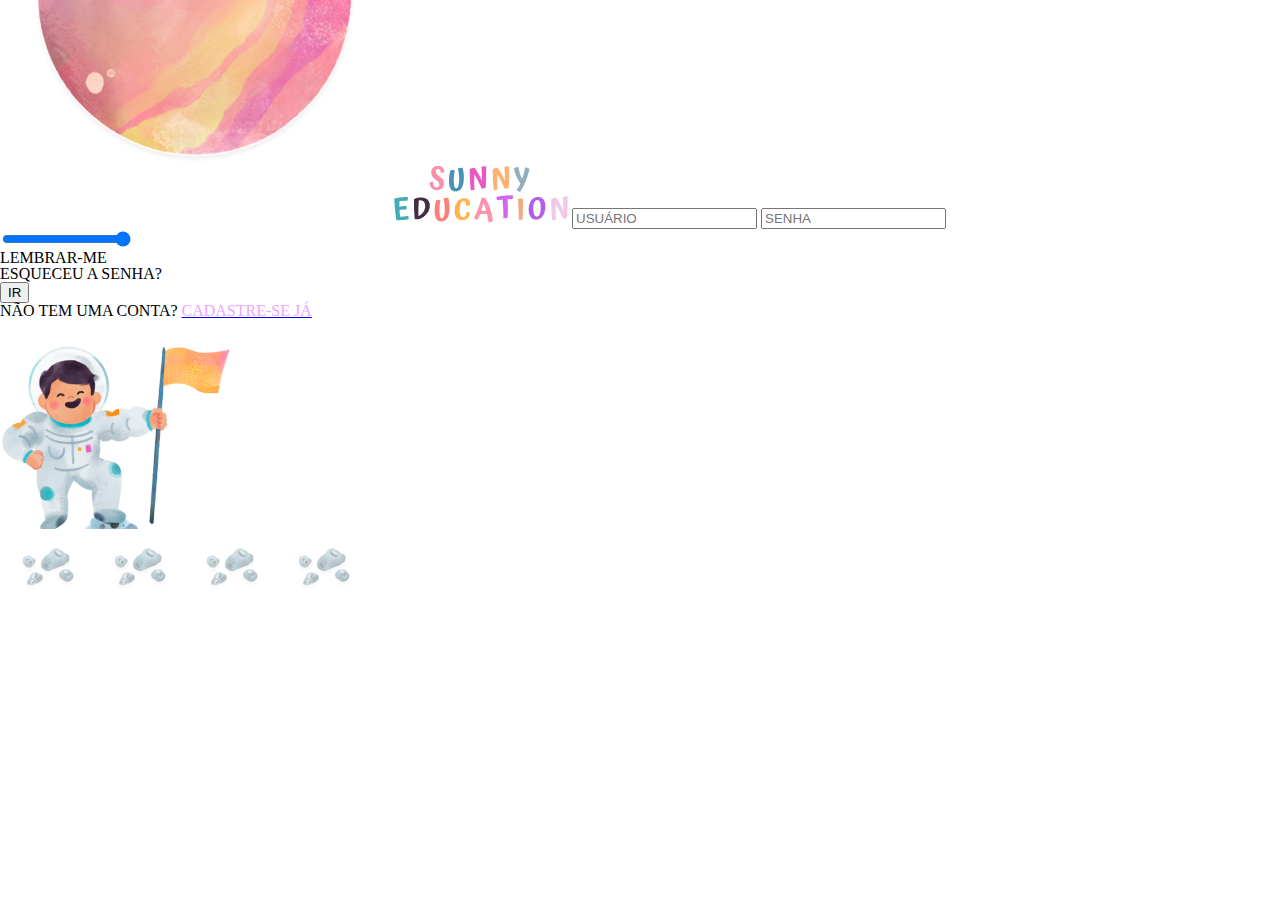
<file: index.html>
<!DOCTYPE html>
<html lang="pt-BR">
<head>
    <meta charset="UTF-8">
    <meta http-equiv="X-UA-Compatible" content="IE=edge">
    <meta name="viewport" content="width=device-width, initial-scale=1.0">
    <link rel="stylesheet" href="style.css">
    <link rel="stylesheet" href="reset.css">
    <link rel="shortcut icon" href="assets/12.png" type="image/x-icon">
    <title>Sunny Education</title>
</head>
<body>
    <style>
        @import url('https://fonts.googleapis.com/css2?family=Lato:wght@700&display=swap');
    </style>
    <img class="planeta" src="assets/12 2.png" alt="">
    <img class="logo" src="assets/sunny education.png" alt="">
    <input class="inputLogin" type="email" placeholder="USUÁRIO">
    <input class="inputLogin" type="password" placeholder="SENHA">
    <div class="configSenha">
        <input class="lembrar" type="range" name="" id="" min="0" max="1">
        <p>LEMBRAR-ME</p>
        <p><b>ESQUECEU A SENHA?</b></p>
    </div>
    <button class="entrar" type="submit">IR</button>
    <p class="linkCadastro">NÃO TEM UMA CONTA? <a href="./Criar conta/index.html"><font color="#eba4ff">CADASTRE-SE JÁ</font></a></p>
   <div class="icons">
    <img class="astronauta" src="assets/astronauta.png" alt="">
    <div class="rochas">
        <img src="assets/rochas.png" alt="">
        <img src="assets/rochas.png" alt="">
        <img src="assets/rochas.png" alt="">
        <img src="assets/rochas.png" alt="">
    </div>
   </div>
</body>
</html>
</file>
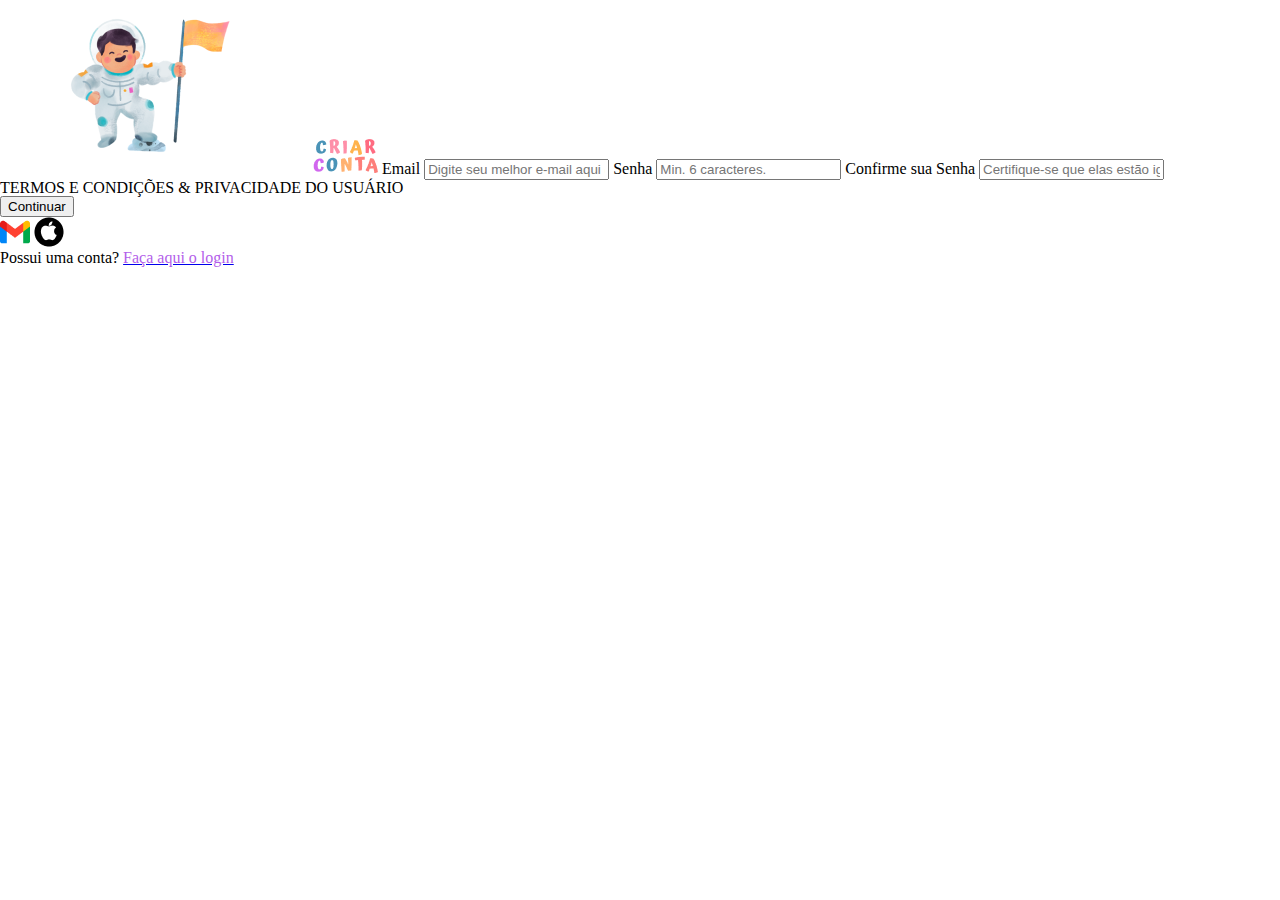
<file: Cadastro/index.html>
<!DOCTYPE html>
<html lang="pt-BR">
<head>
    <meta charset="UTF-8">
    <meta http-equiv="X-UA-Compatible" content="IE=edge">
    <meta name="viewport" content="width=device-width, initial-scale=1.0">
    <link rel="stylesheet" href="style.css">
    <link rel="stylesheet" href="../reset.css">
    <title>Cadastro</title>
</head>
<body>
    <style>
        @import url('https://fonts.googleapis.com/css2?family=Lato:wght@700&display=swap');
    </style>
    <img class="boneco" src="../assets/astro.png" alt="">
    <img class="criar" src="../assets/criar.png" alt="">
    <span class="txt">Email</span>
    <input type="email" placeholder="Digite seu melhor e-mail aqui (:">
    <span class="txt">Senha</span>
    <input type="password" placeholder="Min. 6 caracteres.">
    <span class="txt">Confirme sua Senha</span>
    <input type="password" placeholder="Certifique-se que elas estão iguais.">
    <!--Colocar link:-->
    <p class="termos">TERMOS E CONDIÇÕES & PRIVACIDADE DO USUÁRIO</p>
    <button class="continuar" type="submit">Continuar</button>
    <div class="opcaoLogin">
        <!--Futuramente colocar links aqui:-->
        <img src="../assets/gmail 1.png" alt="icone gmail">
        <img src="../assets/apple 1.png" alt="icone apple">
    </div>
    <p class="retornoLogin">Possui uma conta? <a href="../index.html"><font color="#B35EEA">Faça aqui o login</font></a></p>
</body>
</html>
</file>
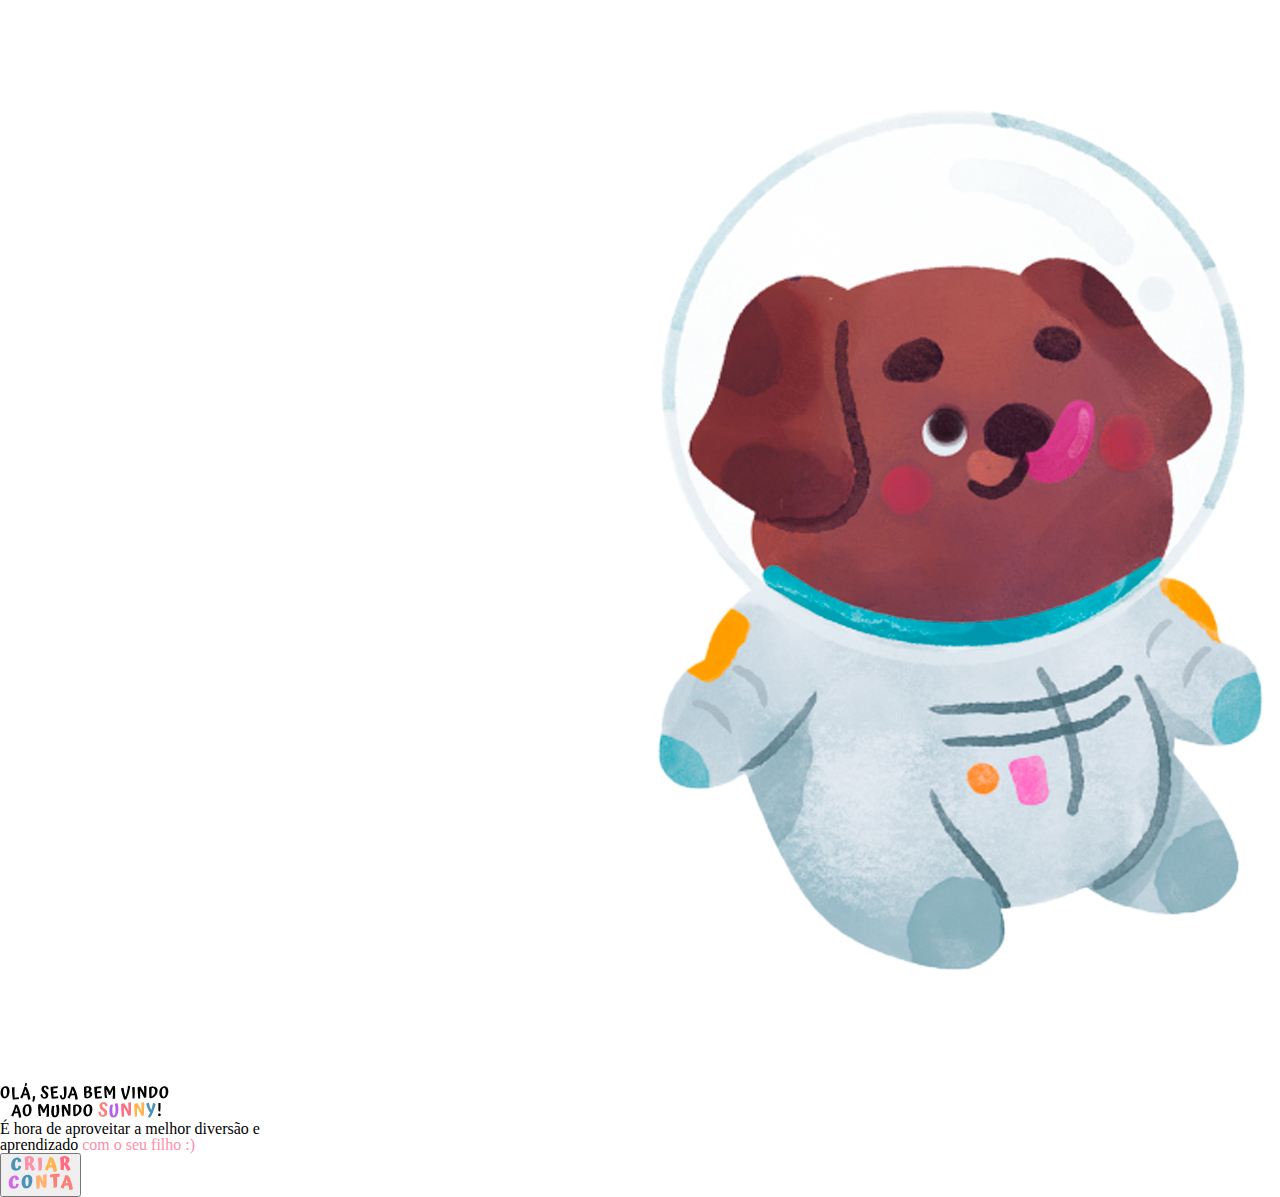
<file: Criar conta/index.html>
<!DOCTYPE html>
<html lang="pt-BR">
<head>
    <meta charset="UTF-8">
    <meta http-equiv="X-UA-Compatible" content="IE=edge">
    <meta name="viewport" content="width=device-width, initial-scale=1.0">
    <!--Fazer uma logo especifica p/site, essa fica quebrada.-->
    <link rel="shortcut icon" href="/assets/12.png" type="image/x-icon">
    <link rel="stylesheet" href="style.css">
    <link rel="stylesheet" href="../reset.css">
    <title>Venha se aventurar com o Sunny!</title>
</head>
<body>
    <style>
        @import url('https://fonts.googleapis.com/css2?family=Lato:wght@700&display=swap');
    </style>
    <img src="../assets/dog.png" alt="" class="dog">
    <img src="../assets/welcome.png" class="welcome" alt="">
    <p class="text">É hora de aproveitar a melhor diversão e <br> aprendizado <font color="#FE8FA8">com o seu filho :)</font></p>   
    <a href="../Cadastro/index.html">
        <button type="submit" onclick=>
            <img src="../assets/criar.png" alt="">
        </button> 
    </a>
</body>
</html>
</file>
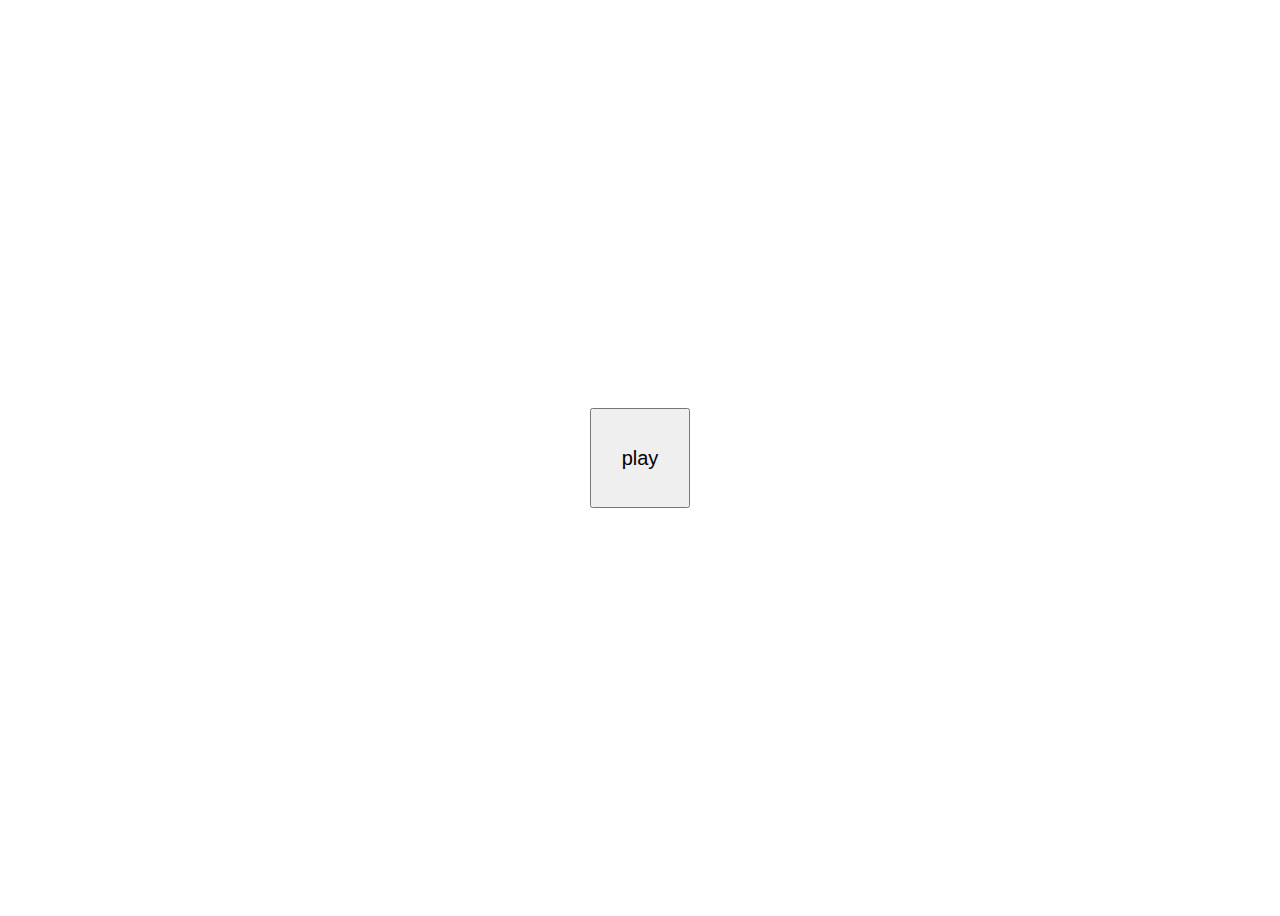
<file: Teste Audio/index.html>
<!DOCTYPE html>
<html lang="pt-BR">
<head>
    <meta charset="UTF-8">
    <meta http-equiv="X-UA-Compatible" content="IE=edge">
    <meta name="viewport" content="width=device-width, initial-scale=1.0">
    <title>Document</title>
</head>
<body>
    <audio id="som" src="Dracarys sound effect.wav"></audio>
    <button>play</button>
    <script>
        const botao = document.querySelector('button')
        botao.addEventListener('click',()=>{
            const audio = document.querySelector('audio')
            botao.style.backgroundColor = "red"
            audio.play()
        })
    </script>
    <style>
        body{
            height: 100vh;
            display: flex;
            justify-content: center;
            align-items: center;
        }
        button{
            height: 100px;
            width: 100px;
            font-size: 20px;
            cursor: pointer;
        }
    </style>
</body>
</html>
</file>
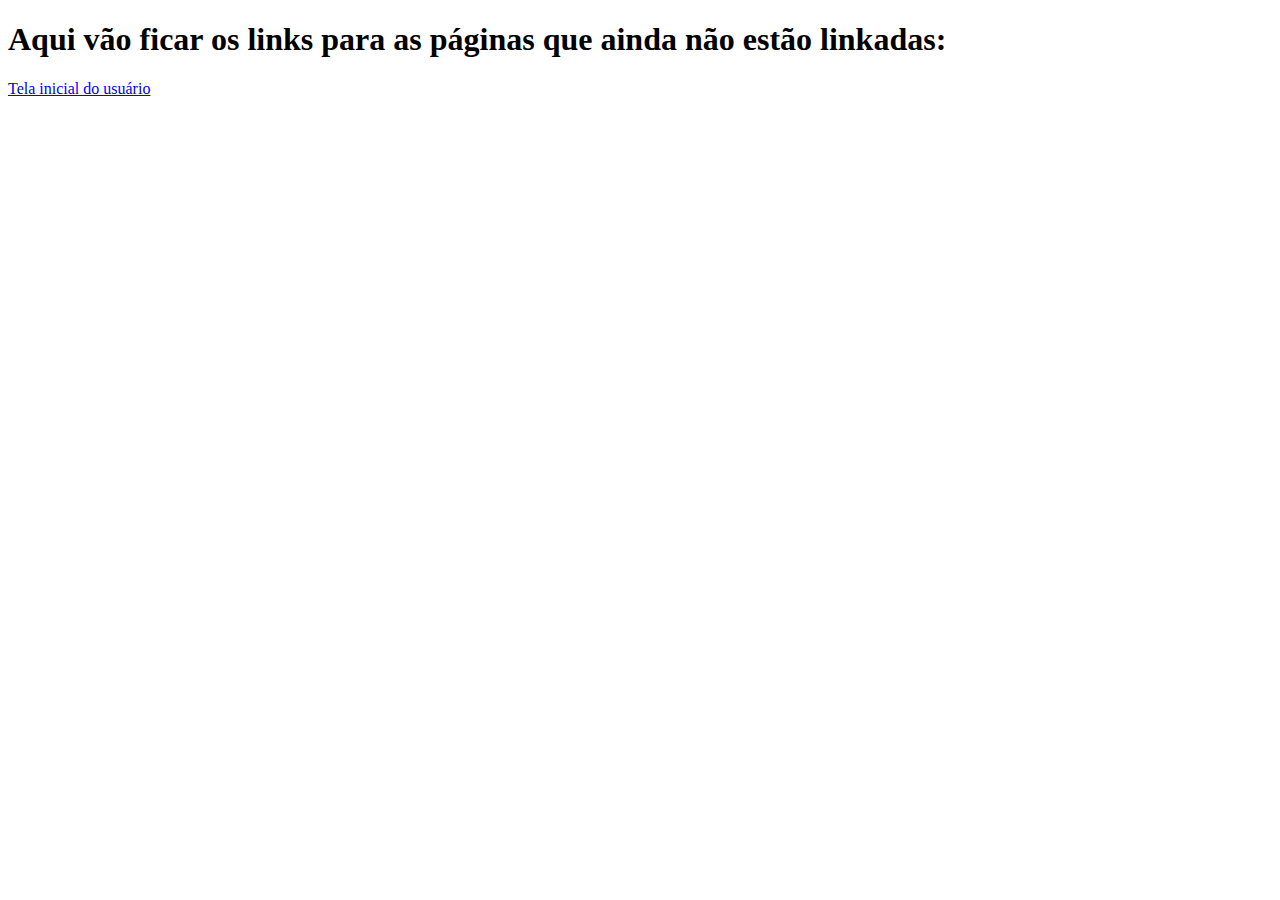
<file: testes.html>
<!DOCTYPE html>
<html lang="pt-BR">
<head>
    <meta charset="UTF-8">
    <meta http-equiv="X-UA-Compatible" content="IE=edge">
    <meta name="viewport" content="width=device-width, initial-scale=1.0">
    <title>Document</title>
</head>
<body>
    <h1>Aqui vão ficar os links para as páginas que ainda não estão linkadas:</h1>
    <a href="./Tela inicial/index.html">Tela inicial do usuário</a>
</body>
</html>
</file>
<file: style.css>
:root{
    --fontTextoSimples: 'Lato', sans-serif;
    --corFundo: rgba(255, 252, 232, 1);
    --roxinho: #eba4ff;
    
  
}
@media (max-width: 980px){
    /*Versão mobile*/
    body{
      display: flex;
      justify-content: center;
      flex-direction: column;
      background-color: var(--corFundo);
      height: 100vh;

    }
    a{
        text-decoration: none;
        color: inherit;
        cursor: pointer;
    }
    .planeta{
        margin-top: -10%;
    }
    .logo{
        height: 40%;
        width: 40%;
        align-self: center;
        margin-bottom: 1.62rem;
    }
    .inputLogin{
        border-radius: 1.43rem;
        margin: 0.93rem;
        width: 70%;
        height: 2.5rem;
        align-self: center;
        background-color: radial-gradient(86.8% 325.5% at 8% 0%, #FFFFFF 0%, #FFFCE8 100%);
        padding: 0.312rem;
        border: none;
        box-shadow: 0px 7px 22px 0px rgba(212, 70, 241, 0.55);

    }
    .inputLogin:focus{
        outline: none;
    }
    .lembrar{
        width: 2.37rem;
        height: 1.25rem;
        background: #f1c0fe;
        appearance: none;
        border-radius: 1.81rem;
    }
    .lembrar::-webkit-slider-thumb{
        appearance: none;
        height: 1.43rem;
        width: 1.43rem;
        border-radius: 50%;
        background: var(--roxinho);
    }
    
    .entrar{
        background: radial-gradient(86.8% 325.5% at 8% 0%, #F5A598 0%, #F090B8 100%);
        border: none;
        border-radius: 1.43rem;
        color: white;
        font-weight: 0.875rem;
        width: 70%;
        height: 2.5rem;
        align-self: center;
        margin: 0.937rem;
        box-shadow: 0px 7px 22px 0px rgba(212, 70, 241, 0.55);

    }
    .configSenha{
        display: flex;
        flex-direction: row;
        align-items: center;
        font-size: 0.75rem;
        align-self: center;
        font-family: var(--fontTextoSimples);
    }
    .configSenha p{
        margin: 0.625rem;
    }
    .linkCadastro{
        margin-bottom: 1.87rem;
        font-family: var(--fontTextoSimples);
        font-size: 0.75rem;
        align-self: center;
    }
    .rochas{
        display: inline;
        margin-left: -30px;
        position: relative;
    }
    .astronauta{
        height: 6.25rem;
        width: 6.25rem;
        position: absolute;
        margin-top: -10%;
        align-self: center;
    }
    .icons{
        display: flex;
        flex-direction: column;
    }
    
}
</file>
<file: Cadastro/style.css>
:root{
    --fontTextoSimples: 'Lato', sans-serif;
    --corFundo: rgba(255, 252, 232, 1);
    --roxinho: #eba4ff;
}

@media (max-width: 980px){
    body{
        background-color: var(--corFundo);
        display: flex;
        flex-direction: column;
        justify-content: center;
    }
    input{
        border-radius: 23px;
        margin: 15px;
        width: 70%;
        height: 40px;
        align-self: center;
        background-color: radial-gradient(86.8% 325.5% at 8% 0%, #FFFFFF 0%, #FFFCE8 100%);
        padding: 5px;
        border: none;
        box-shadow: 0px 7px 22px 0px rgba(212, 70, 241, 0.55);
    }
    .txt{
        font-family: var(--fontTextoSimples);
        margin-left: 60px;
        font-size: 15px;
    }
    .boneco{
        width: 230px;
        height: 110px;
        align-self: center;
        margin-left: 50px;
    }
    .criar{
        width: 130px;
        height: 50px;
        align-self: center;
    }
    .continuar{
        background: radial-gradient(86.8% 325.5% at 8% 0%, #F5A598 0%, #F090B8 100%);
        border: none;
        border-radius: 23px;
        color: white;
        font-weight: 14px;
        width: 70%;
        height: 40px;
        align-self: center;
        margin: 15px;
        box-shadow: 0px 7px 22px 0px rgba(212, 70, 241, 0.55);
    }
    .termos{
        font-family: var(--fontTextoSimples);
        color: var(--roxinho);
        align-self: center;
        font-size: 10px;
        border-bottom: var(--roxinho) solid 2px;
    }
    .opcaoLogin{
        display: flex;
        flex-direction: row;
        align-self: center;
        justify-content: center;
    }
    .opcaoLogin img{
        padding: 5px;
        height: 30px;
        width: 30px;
    }
    .retornoLogin{
        font-family: var(--fontTextoSimples);
        font-size: 10px;
        align-self: center;
        margin: 10px;
        justify-content: center;
    }
}
</file>
<file: Criar conta/style.css>
/*Falta:
add: nuvens e fazer animações
*/

:root{
    --TextoSimples: 'Lato', sans-serif;
    --corFundo: rgba(255, 252, 232, 1);
    --roxinho: #eba4ff;  
}
@media (max-width: 980px){
    /*Versão mobile*/
    body{
        display: flex;
        background-color: var(--corFundo);
        flex-direction: column;
        align-items: center;
    }
    a{
        text-decoration: none;
        color: inherit;
    }
   .dog{
    width: 279px;
    height: 248px;
    align-self: center;
   }
   .welcome{
    margin-top: 20px;
    width: 173px;
    height: 35px;
    align-self: center;
   }
   .text{
    margin-top: 40px;
    font-family: 'Lato', sans-serif;
    align-self: center;
    text-align: center;
   }
   button{
    height: 58px;
    width: 161px;
    background-color: var(--corFundo);
    border: 4px solid #F8C1BA;
    border-radius: 30px;
    margin-top: 80px;
    padding-top: 10px;
    cursor: pointer;
   }
   
}
</file>
